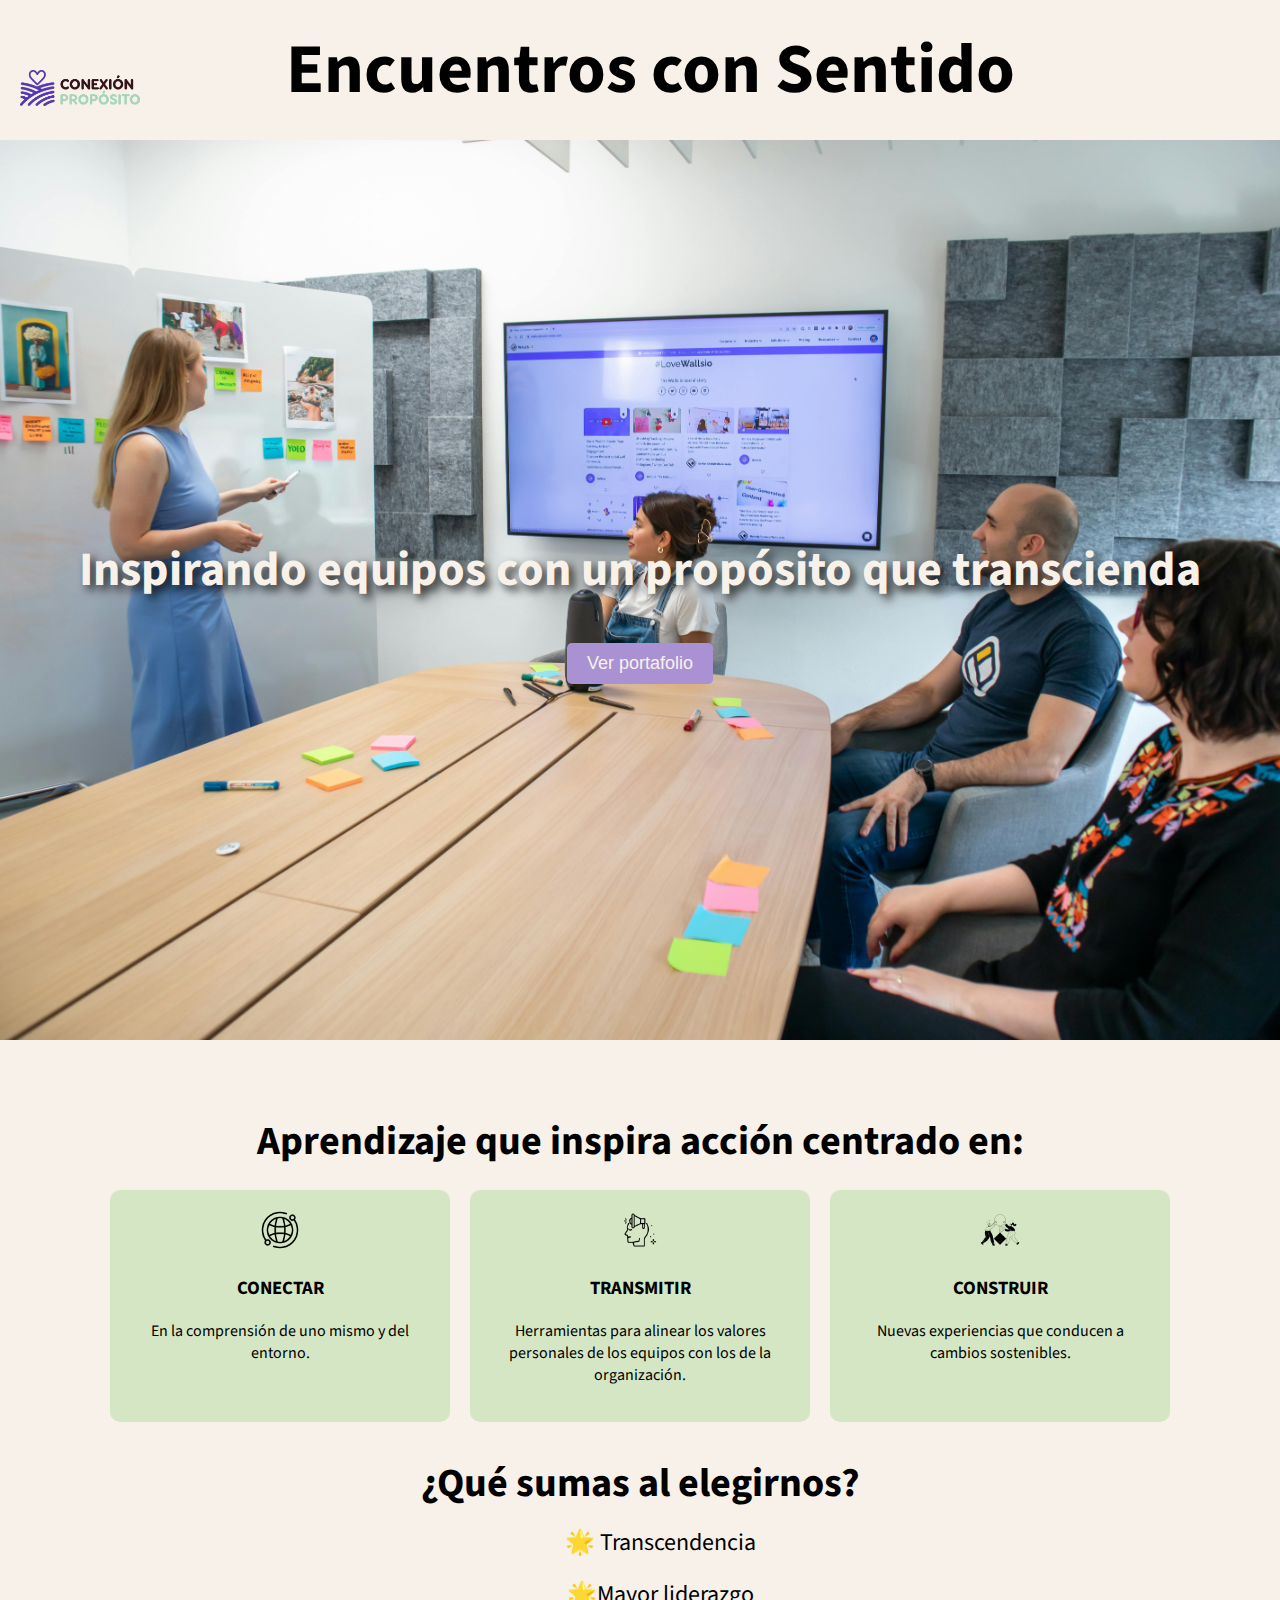
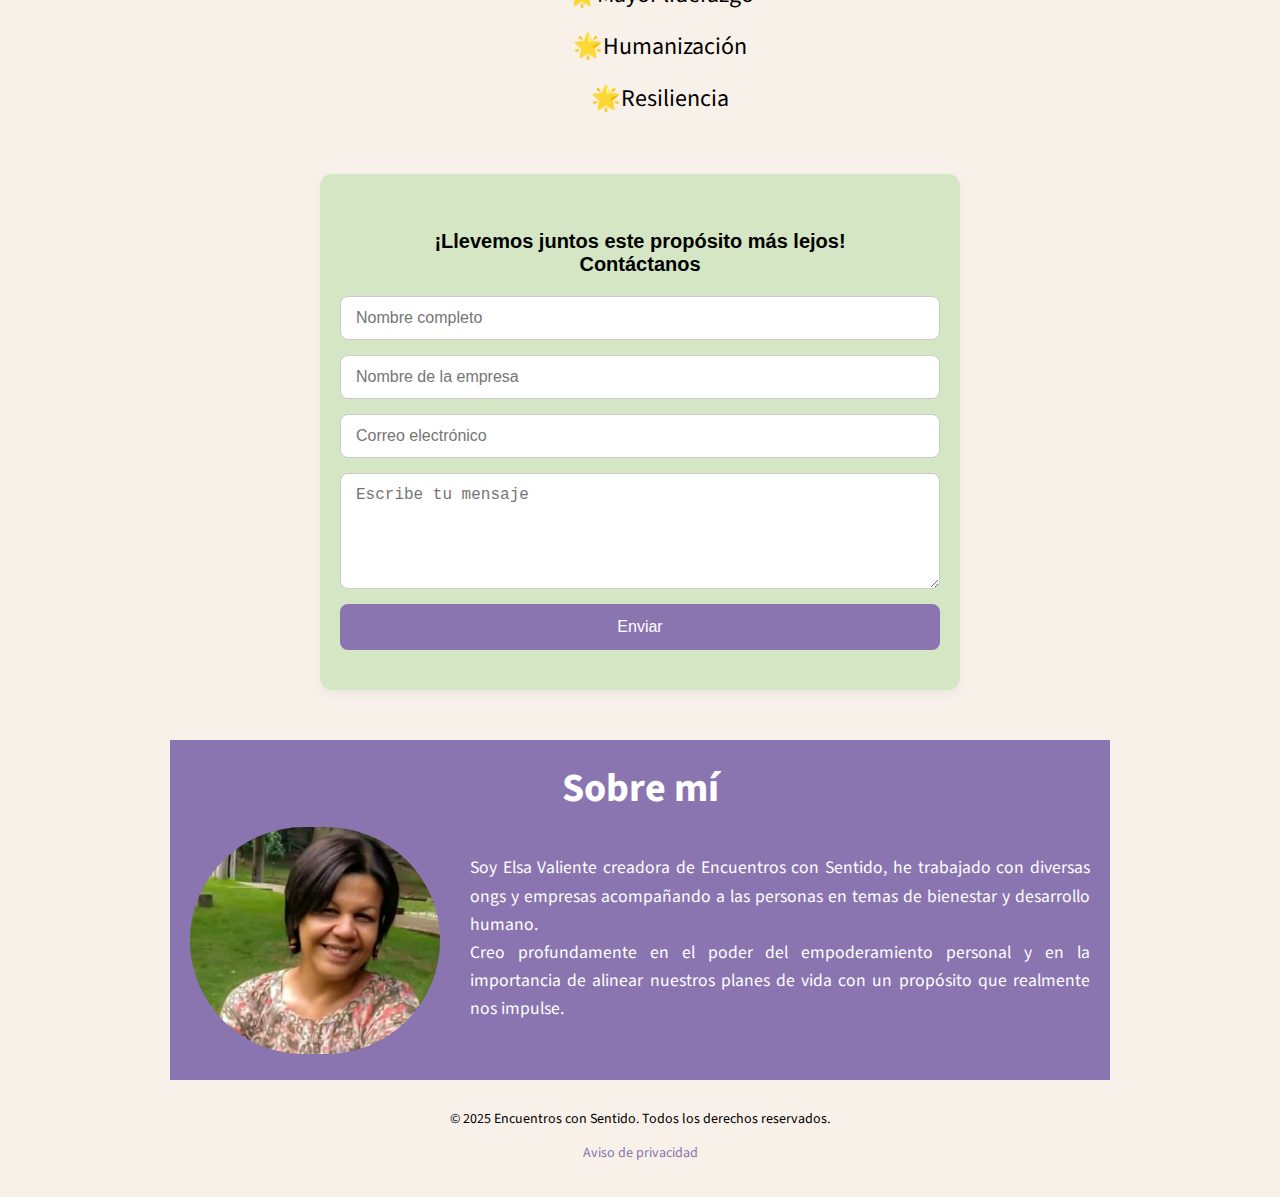
<file: index.html>
<!DOCTYPE html>
<html lang="es">
<head>
    <meta charset="UTF-8">
    <meta name="viewport" content="width=device-width, initial-scale=1.0">
    <title>Encuentros con Sentido</title>
    <link rel="stylesheet" type="text/css" href="style.css">
    <link rel="preconnect" href="https://fonts.googleapis.com">
<link rel="preconnect" href="https://fonts.gstatic.com" crossorigin>
<link href="https://fonts.googleapis.com/css2?family=Source+Sans+3:ital,wght@0,200..900;1,200..900&display=swap" rel="stylesheet">
</head>
<body>

    <!-- Header -->
    <header class="encabezado">
        <div class="logo-contenedor">
            <img src="Logo.png" class="logo">
        </div>
        <h1 class="titulo">Encuentros con Sentido</h1>
      
        
    </header>

    <!-- Primera Vista -->
    <section class="hero">
        <h2>Inspirando equipos con un propósito que transcienda</h2>
      <a href="Portafolio.pdf" target="_blank">
        <button class="btn">Ver portafolio</button>
      </a>
    </section>

    <!-- Segunda Vista -->
    <section class="ofrecemos">
        <h2>Aprendizaje que inspira acción centrado en:</h2>
        <div class="cajas">
            <div class="caja">
                <img src="Conectar.png" alt="círculo">
                <h3>CONECTAR</h3>
                <p>En la comprensión de uno mismo y del entorno.</p>
            </div>
            <div class="caja">
                <img src="Transmitir.png" alt="círculo">   
                <h3>TRANSMITIR</h3>
                <p>Herramientas para alinear los valores personales de los equipos con los de la organización.</p>
            </div>
            <div class="caja">
                <img src="Construir.png" alt="círculo">     
                <h3>CONSTRUIR</h3>
                <p>Nuevas experiencias que conducen a cambios sostenibles.</p>
            </div>
        </div>

        <h2>¿Qué sumas al elegirnos?</h2>
        <ul class="razones">
            <li> 🌟 Transcendencia</li> 
            <li> 🌟Mayor liderazgo</li>
            <li> 🌟Humanización    </li>
            <li> 🌟Resiliencia   </li>
        </ul>
    </section>

    <section class="contacto">
        <h2>¡Llevemos juntos este propósito más lejos! <br> Contáctanos</h2> 

        <form action="https://formspree.io/f/movdqeoe" method="POST">
            <input type="text" name="nombre" placeholder="Nombre completo" required>
            <input type="text" name="empresa" placeholder="Nombre de la empresa" required>
            <input type="email" name="email" placeholder="Correo electrónico" required>
            <textarea name="mensaje" placeholder="Escribe tu mensaje" rows="5" required></textarea>
        
            <input type="hidden" name="_next" value="gracias.html">
            <input type="hidden" name="_replyto" value="">
        
            <button type="submit">Enviar</button>
          </form>
        </section>

    <!-- Sobre Mí -->
    <section class="sobre-mi">
        <h2>Sobre mí</h2>
        <div class="contenido">
            <img src="Elsa1.jpg" alt="fundadora">
        
        <p>Soy Elsa Valiente creadora de Encuentros con Sentido, he trabajado con diversas ongs y empresas acompañando a las personas en temas de bienestar y desarrollo humano.  
            <br>Creo profundamente en el poder del empoderamiento personal y en la importancia de alinear nuestros planes de vida con un propósito que realmente nos impulse. </p>
      

          </div>
        </section>
       
          
          
    <!-- Footer -->
    <footer>
        <p>&copy; 2025 Encuentros con Sentido. Todos los derechos reservados.</p>
        <p><a href="Aviso-privacidad.html" target="_blank">Aviso de privacidad</a></p>
    </footer>

    <script src="script.js"></script>
     
      
      
</body>
</html>
</file>
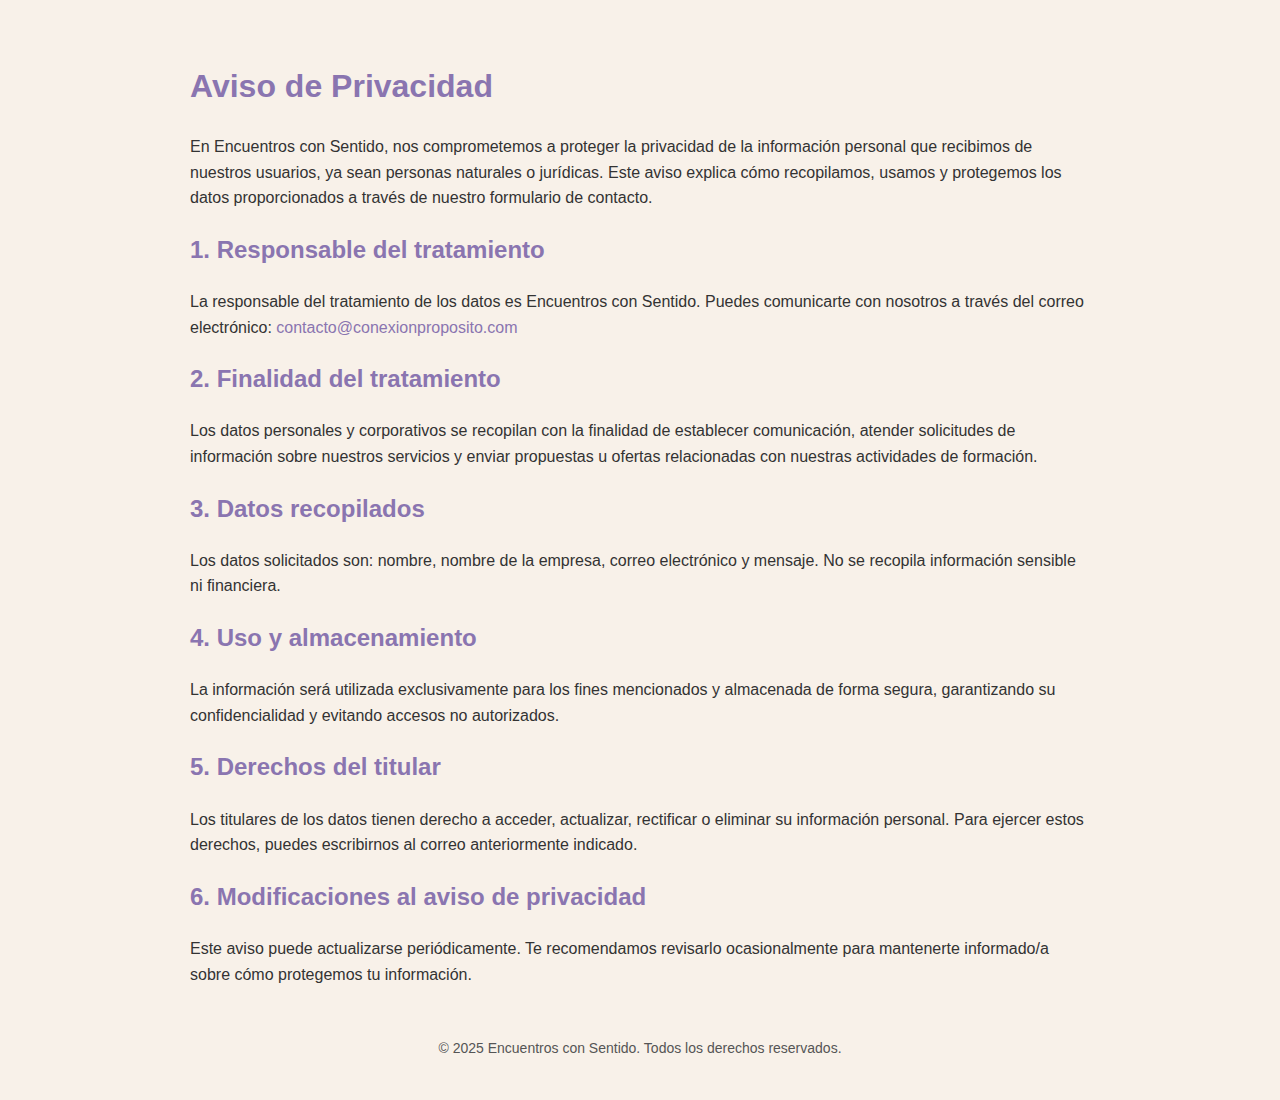
<file: Aviso-privacidad.html>
<!DOCTYPE html>
<html lang="es">
<head>
  <meta charset="UTF-8">
  <title>Aviso de Privacidad</title>
  <style>
    body {
      font-family: "Source Sans 3", Arial, sans-serif;
      background-color: #f8f1e9;
      color: #333;
      margin: 0;
      padding: 40px 20px;
      line-height: 1.6;
    }

    .contenedor {
      max-width: 900px;
      margin: 0 auto;
    }

    h1, h2 {
      color: #8a75b0;
    }

    a {
      color: #8a75b0;
      text-decoration: none;
    }

    a:hover {
      text-decoration: underline;
    }

    footer {
      margin-top: 50px;
      text-align: center;
      font-size: 14px;
      color: #555;
    }
  </style>
</head>
<body>
  <div class="contenedor">
    <h1>Aviso de Privacidad</h1>

    <p>En Encuentros con Sentido, nos comprometemos a proteger la privacidad de la información personal que recibimos de nuestros usuarios, ya sean personas naturales o jurídicas. Este aviso explica cómo recopilamos, usamos y protegemos los datos proporcionados a través de nuestro formulario de contacto.</p>

    <h2>1. Responsable del tratamiento</h2>
    <p>La responsable del tratamiento de los datos es Encuentros con Sentido. Puedes comunicarte con nosotros a través del correo electrónico: <a href="mailto:contacto@conexionproposito.com">contacto@conexionproposito.com</a></p>

    <h2>2. Finalidad del tratamiento</h2>
    <p>Los datos personales y corporativos se recopilan con la finalidad de establecer comunicación, atender solicitudes de información sobre nuestros servicios y enviar propuestas u ofertas relacionadas con nuestras actividades de formación.</p>

    <h2>3. Datos recopilados</h2>
    <p>Los datos solicitados son: nombre, nombre de la empresa, correo electrónico y mensaje. No se recopila información sensible ni financiera.</p>

    <h2>4. Uso y almacenamiento</h2>
    <p>La información será utilizada exclusivamente para los fines mencionados y almacenada de forma segura, garantizando su confidencialidad y evitando accesos no autorizados.</p>

    <h2>5. Derechos del titular</h2>
    <p>Los titulares de los datos tienen derecho a acceder, actualizar, rectificar o eliminar su información personal. Para ejercer estos derechos, puedes escribirnos al correo anteriormente indicado.</p>

    <h2>6. Modificaciones al aviso de privacidad</h2>
    <p>Este aviso puede actualizarse periódicamente. Te recomendamos revisarlo ocasionalmente para mantenerte informado/a sobre cómo protegemos tu información.</p>

    <footer>
      &copy; 2025 Encuentros con Sentido. Todos los derechos reservados.
    </footer>
  </div>
</body>
</html>
</file>
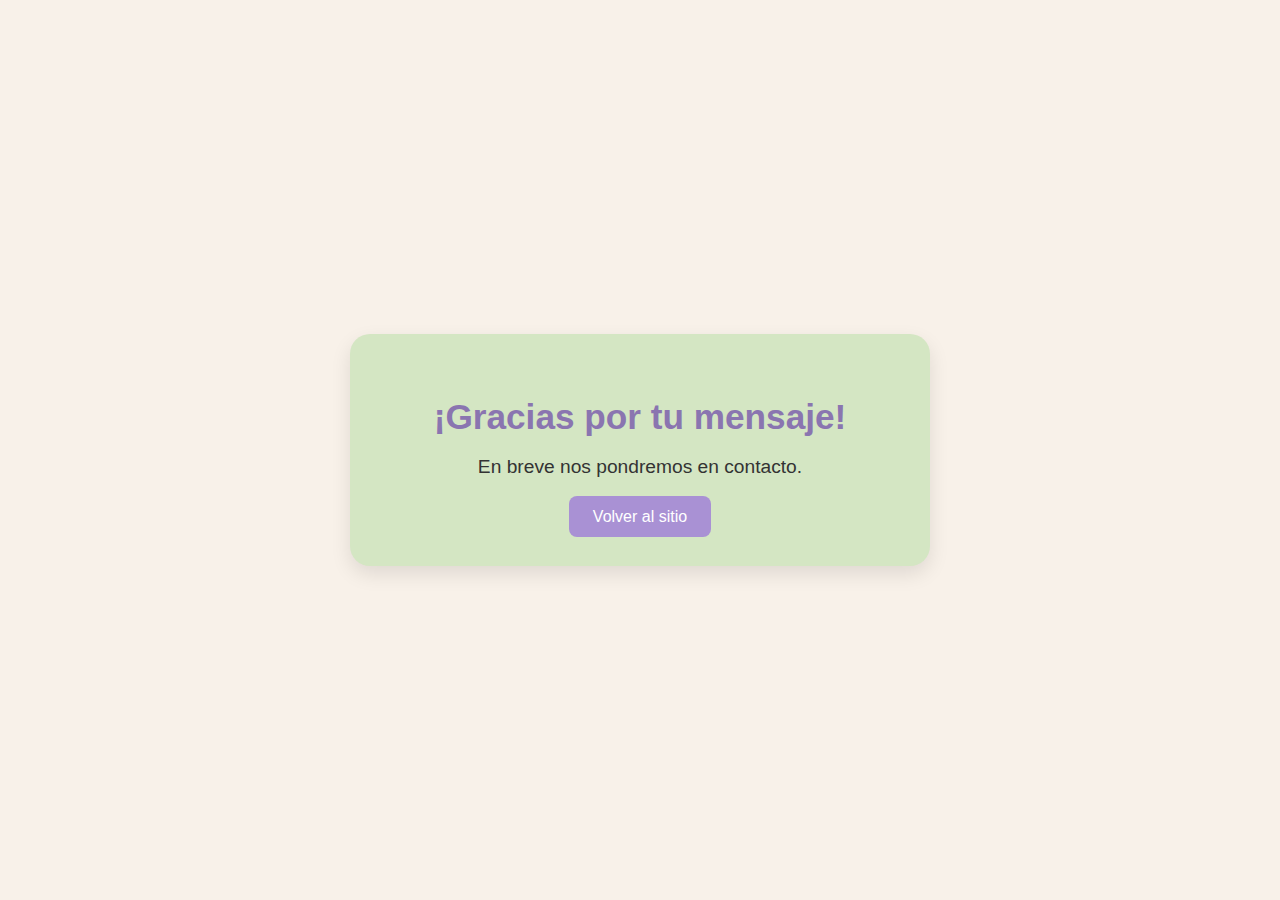
<file: gracias.html>
<!DOCTYPE html>
<html lang="es">
<head>
  <meta charset="UTF-8">
  <meta name="viewport" content="width=device-width, initial-scale=1">
  <title>Gracias</title>
  <style>
    body {
      margin: 0;
      padding: 0;
      background-color: #f8f1e9;
      font-family: "Source Sans 3", Arial, sans-serif;
      display: flex;
      flex-direction: column;
      align-items: center;
      justify-content: center;
      height: 100vh;
      color: #333;
      text-align: center;
    }

    .contenedor {
      background-color: #d4e6c3;
      padding: 40px;
      border-radius: 20px;
      box-shadow: 0 8px 20px rgba(0, 0, 0, 0.1);
      max-width: 500px;
      width: 90%;
    }

    h1 {
      color: #8a75b0;
      font-size: 2.2rem;
      margin-bottom: 10px;
    }

    p {
      font-size: 1.2rem;
      margin-bottom: 30px;
    }

    .boton {
      background-color: #a991d4;
      color: #fff;
      padding: 12px 24px;
      font-size: 1rem;
      border: none;
      border-radius: 8px;
      text-decoration: none;
      transition: background-color 0.3s ease;
    }

    .boton:hover {
      background-color: #8a75b0;
    }
  </style>
</head>
<body>

  <div class="contenedor">
    <h1>¡Gracias por tu mensaje!</h1>
    <p>En breve nos pondremos en contacto.</p>
    <a class="boton" href="index.html">Volver al sitio</a>
  </div>

</body>
</html>
</file>
<file: style.css>
/* Estilos generales */
body {
    font-family: Arial, sans-serif;
    margin: 0;
    padding: 0;
    background-color: #f8f1e9; /* Verde tenue */
    color: white;
    text-align: center;
    font-family: "Source Sans 3";
    height: 100%;
}

/* Header */
.encabezado {
    background-color: #f8f1e9; /* Morado suave */
    padding: 20px;
    display: flex;
align-items: center;
justify-content: center;
position: relative;
gap: 20px;

    
}
.logo {
    width: 120px;
    height: auto;
    position: absolute;
    left: 20px;
}
.titulo {
    margin: 0%;
    text-align: center;
    width: 100%;
    font-size: 70px;
}
header h1 {
    color: black;
}

/* Sección Hero */
.hero {
    background-image: url("Foto\ talleres\ corporativos2.jpg"); 

    height: 100vh;
    display:flex;
    background-size: cover;
    background-position: center;
    align-items: center;
    justify-content: center;
    text-align: center;
    position: relative;
    margin-top: 0px;
    width: 100%;
    flex-direction: column;
}

.btn {
    background-color: #a991d4; /* Morado suave */
    color: #f8f1e9;
    border: none;
    padding: 10px 20px;
    font-size: 18px;
    cursor: pointer;
    border-radius: 5px;
}

.btn:hover {
    background-color: #8a75b0; /* Morado más oscuro */
}
.hero h2 {
    font-size: 3rem;
    font-weight: 700;
    text-shadow: 5px 5px 10px rgba(0, 0, 0, 0.8);
    color:#f8f1e9


}

/* Sección de Ofrecemos */
.ofrecemos {
    background-color: #f8f1e9; /* Morado suave */
    padding: 40px;
    
}
.ofrecemos h2 {
 font-size: 2.5rem;
 margin-bottom: 5px;
 color: Black;
}


.cajas {
    display: flex;
    flex-wrap: wrap;
    justify-content: center;
    gap: 20px;
    margin-top: 20px;
}
.cajas img {
    width: 40px;
    height: 40px;
}

.caja {
    background-color: #d4e6c3; /* Verde tenue */
    color: black;
    padding: 20px;
    width: 300px;
    border-radius: 10px;
    text-align: center;
}

/* Sección de Razones */
.razones {
    list-style: none;
    padding: 0;
    font-size: 1.5rem;
    display: flex;
    flex-direction: column;
    align-items: center;
    text-align: left;
    gap: 1px;
    margin-top: 0;
    padding-top: 0;
    color: black;
    transform: translate(20px);
    margin-bottom: 0;
}

.razones li {
display: flex;
align-items: center;
gap: 8px;
justify-content: center;
margin: 8px 0;
}

/* Sección Sobre Mí */
.sobre-mi {
    background-color: #8a75b0; /* Color morado suave */
    padding: 20px;
    margin: 0 auto;
    max-width: 900px;
    height: 300px;
}
.sobre-mi h2 {
 font-size: 2.5rem;
 text-align: center;
 margin-bottom: 10px;
 margin-top: 0%;
}

.contenido {
    display: flex;
    justify-content: space-between;
    align-items: flex-start;
    gap: 30px;
    flex-wrap: wrap;
    
}
.contenido img {
    width: 250px;
    border-radius: 150px;
    object-fit: cover;
    margin-top: 0%;
    
}
.contenido p {
    flex: 1;
    font-size: 1.1rem;
    line-height: 1.6;
    text-align: justify;
    margin-top: 3%;
}
/* Footer */
footer {
    background-color: #f8f1e9; /* crema */
    padding: 15px;
    font-size: 14px;
    color: black;
    text-align: center;
}

footer a {
    color: #8a75b0; /* Color similar al de tu diseño */
    font-size: 14px;
    text-decoration: none; /* Sin subrayado */
}

footer a:hover {
    color: #a991d4; /* Cambia el color al pasar el ratón */
    text-decoration: underline; /* Agrega subrayado al pasar el ratón */
}

/* RESPONSIVE DESIGN */
@media screen and (max-width: 768px) {
    .encabezado {
        flex-direction: column;
        text-align: center;
        padding: 10px;
    }

    .logo {
        position: static;
        margin-bottom: 10px;
    }

    .titulo {
        font-size: 2rem;
    }

    .hero {
        height: auto;
        padding: 60px 20px;
    }

    .hero h2 {
        font-size: 2rem;
    }

    .btn {
        font-size: 1rem;
        padding: 8px 16px;
    }

    .cajas {
        flex-direction: column;
        align-items: center;
    }

    .caja {
        width: 90%;
    }

    .contenido {
        flex-direction: column;
        align-items: center;
        text-align: center;
    }

    .contenido img {
        width: 200px;
        margin-bottom: 15px;
    }

    .contenido p {
        text-align: justify;
    }

    .sobre-mi {
        height: auto;
        padding: 20px;
    }

    .razones {
        font-size: 1.2rem;
        padding: 0 10px;
    }
}

@media screen and (max-width: 480px) {
    .titulo {
        font-size: 1.8rem;
    }

    .hero h2 {
        font-size: 1.5rem;
    }

    .contenido img {
        width: 160px;
    }
}
/* Sección de Contacto */
.contacto {
    background-color: #d4e6c3;
    padding: 40px 20px;
    max-width: 600px;
    margin: 50px auto;
    border-radius: 12px;
    box-shadow: 0 4px 10px rgba(0, 0, 0, 0.05);
    font-family: 'Arial', sans-serif;
    color: black;
    margin-top: 10px;
  }
  
  .contacto h2 {
    text-align: center;
    color: black;
    margin-bottom: 20px;
    font-size: 20px;
  }
  
  .contacto form {
    display: flex;
    flex-direction: column;
    gap: 15px;
  }
  
  .contacto input,
  .contacto textarea {
    padding: 12px 15px;
    border: 1px solid #ccc;
    border-radius: 8px;
    font-size: 16px;
    transition: border-color 0.3s ease;
  }
  
  .contacto input:focus,
  .contacto textarea:focus {
    border-color: #4CAF50;
    outline: none;
  }
  
  .contacto button {
    background-color: #8a75b0;
    color: white;
    padding: 14px;
    border: none;
    border-radius: 8px;
    font-size: 16px;
    cursor: pointer;
    transition: background-color 0.3s ease;
  }
  
  .contacto button:hover {
    background-color: #45a049;
  }
</file>
